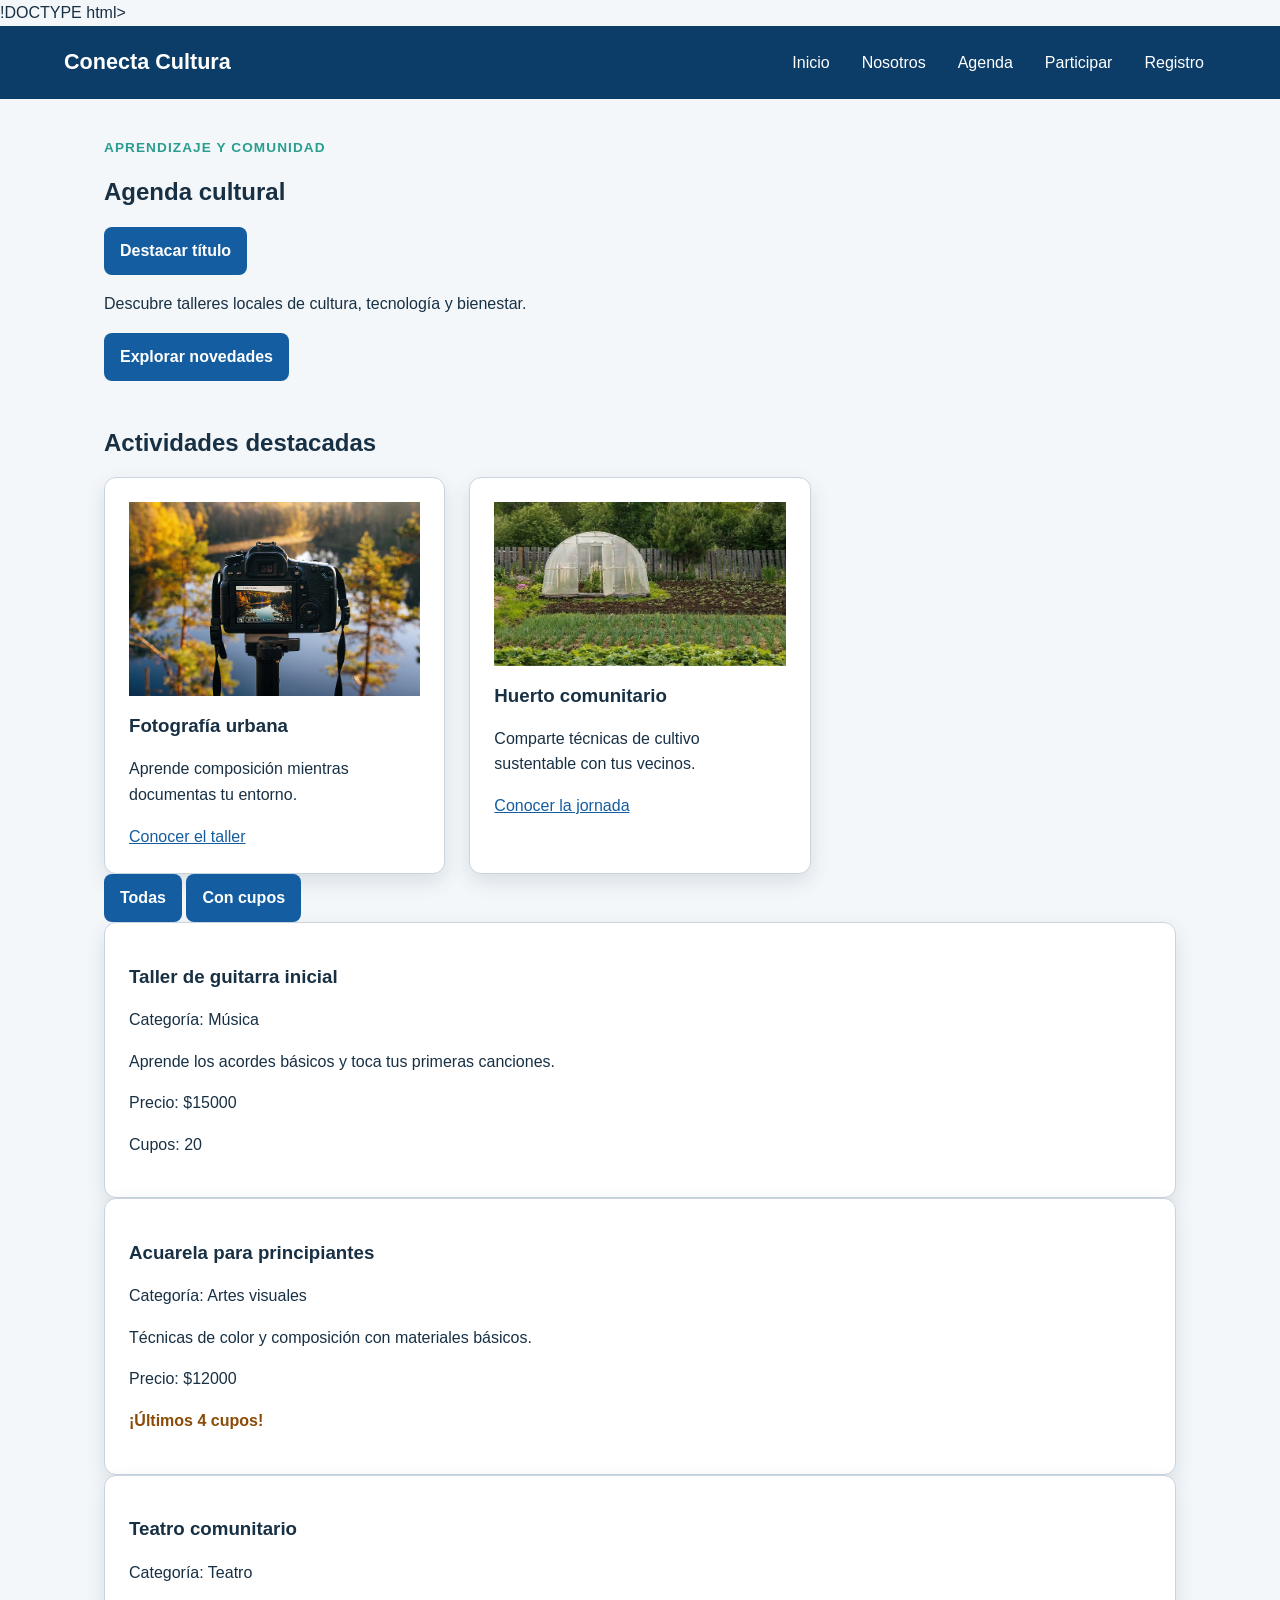
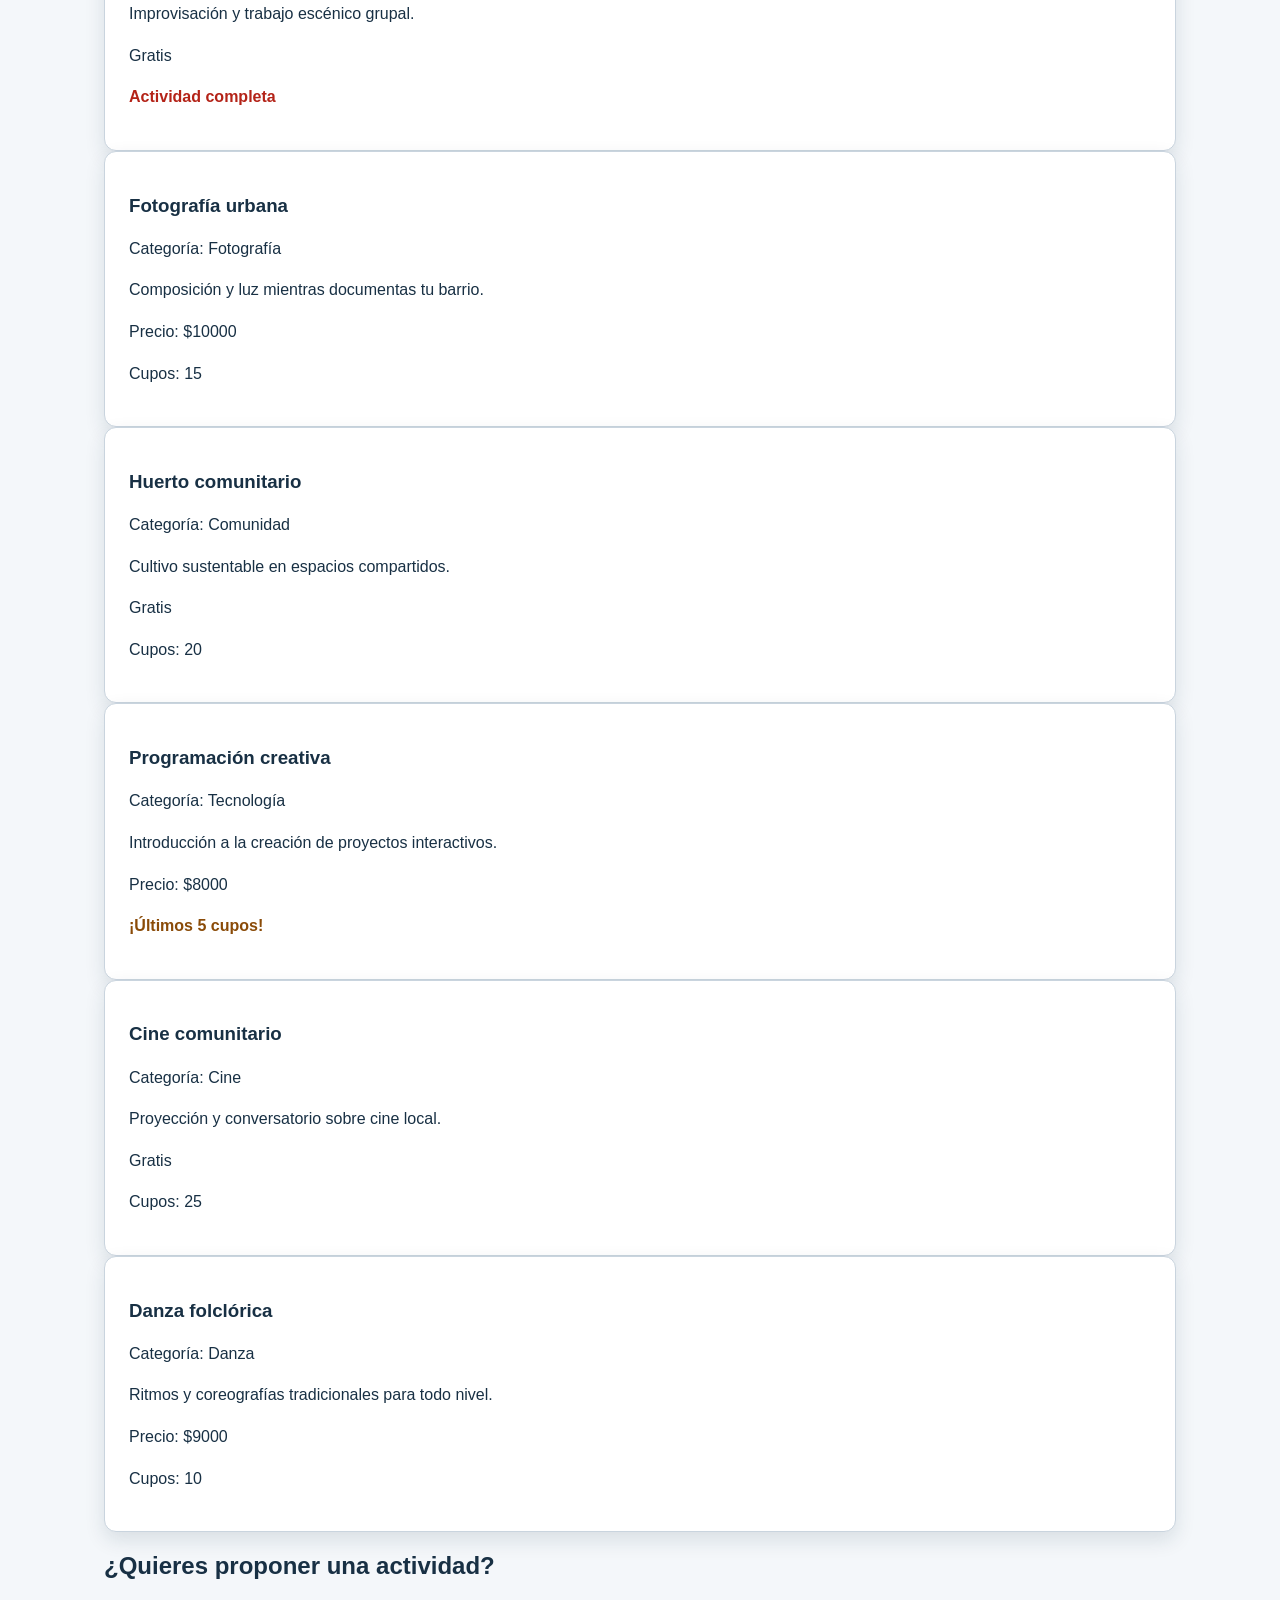
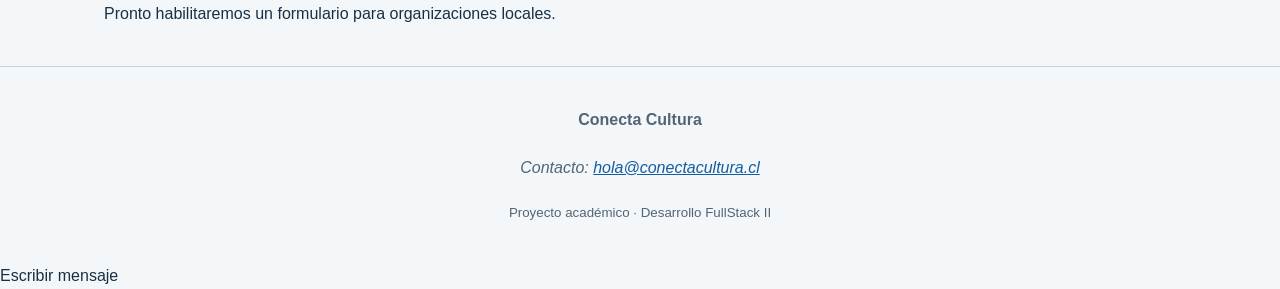
<file: Downloads/conecta-cultura-001V-main/conecta-cultura-001V-main/index.html>
!DOCTYPE html>



<html lang="es">



<head>



 <meta charset="UTF-8">



 <meta name="viewport" content="width=device-width, initial-scale=1.0">



 <meta name="description" content="Talleres y actividades de Conecta Cultura">



 <title>Inicio | Conecta Cultura</title>



 <link rel="stylesheet" href="assets/css/estilos.css">



</head>



<body>



 <a class="salto-contenido" href="#contenido-principal">Ir al contenido</a>



 <header class="cabecera-sitio">



  <a class="marca" href="index.html">Conecta Cultura</a>



  <nav aria-label="Navegación principal">



   <button

    id="boton-menu"

    class="boton-menu"

    type="button"

    aria-label="Abrir o cerrar menú principal"

    aria-controls="menu-principal"

    aria-expanded="false">

    <span aria-hidden="true">☰</span>

   </button>



   <nav id="menu-principal" class="menu" aria-label="Navegación principal">

    <a href="index.html">Inicio</a>

    <a href="nosotros.html">Nosotros</a>

    <a href="agenda.html">Agenda</a>

    <a href="participar.html">Participar</a>

    <a href="registro.html">Registro</a>

  </nav>





   



  </nav>



 </header>

 







 <main id="contenido-principal">



  <section class="presentacion">



   <p class="etiqueta">Aprendizaje y comunidad</p>



   <h1 id="titulo-cartelera">Agenda cultural</h1>



   <button id="boton-destacar" type="button">Destacar título</button>



   <p>Descubre talleres locales de cultura, tecnología y bienestar.</p>



   <a class="boton" href="noticias.html">Explorar novedades</a>



  </section>







  <section aria-labelledby="titulo-actividades">



   <h2 id="titulo-actividades">Actividades destacadas</h2>



   <div class="grilla-tarjetas">



    <article class="tarjeta">



     <img src="assets/img/fotografia.jpg"



        alt="Participantes fotografiando edificios del barrio">



     <h3>Fotografía urbana</h3>



     <p>Aprende composición mientras documentas tu entorno.</p>



     <a href="noticia-detalle-1.html">Conocer el taller</a>



    </article>



    <article class="tarjeta">



     <img src="assets/img/huerto.jpg"



        alt="Manos plantando una hierba en un huerto comunitario">



     <h3>Huerto comunitario</h3>



     <p>Comparte técnicas de cultivo sustentable con tus vecinos.</p>



     <a href="noticia-detalle-2.html">Conocer la jornada</a>



    </article>



   </div>



  </section>



  <button id="mostrar-todas" type="button">Todas</button>

  <button id="mostrar-disponibles" type="button">

   Con cupos

  </button>



  <section id="cartelera" class="rejilla-tarjetas"></section>







  <aside class="aviso" aria-labelledby="titulo-aviso">



   <h2 id="titulo-aviso">¿Quieres proponer una actividad?</h2>



   <p>Pronto habilitaremos un formulario para organizaciones locales.</p>



  </aside>



 </main>







 <footer class="pie-sitio">



  <p><strong>Conecta Cultura</strong></p>



  <address>Contacto: <a href="mailto:hola@conectacultura.cl">hola@conectacultura.cl</a></address>



  <p><small>Proyecto académico · Desarrollo FullStack II</small></p>



 </footer>



 <script src="assets/js/app.js"></script>

 <script src="assets/js/menu.js"></script>



</body>



</html>





Escribir mensaje
</file>
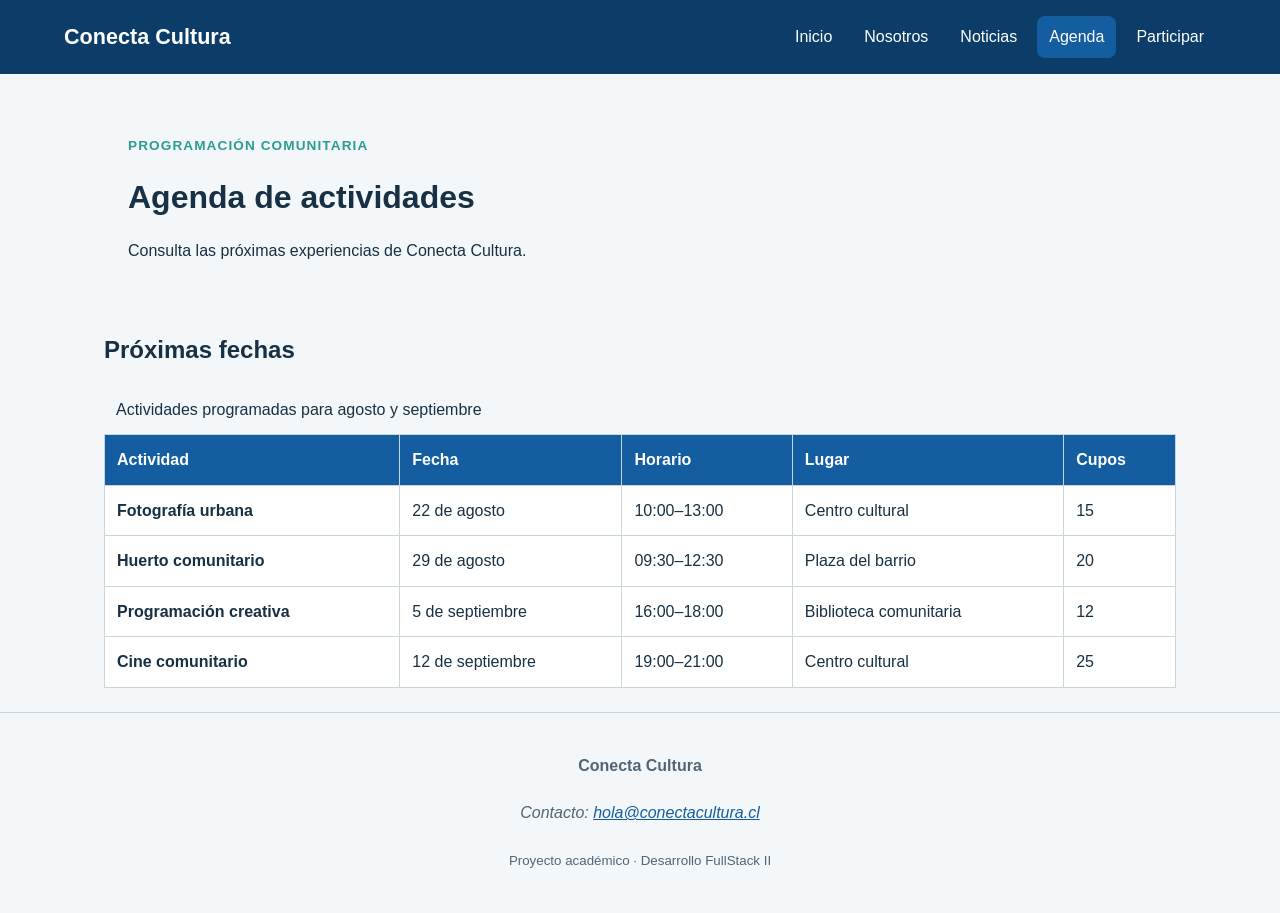
<file: Downloads/conecta-cultura-001V-main/conecta-cultura-001V-main/agenda.html>
<!DOCTYPE html>

<html lang="es">

<head>

  <meta charset="UTF-8">

  <meta name="viewport" content="width=device-width, initial-scale=1.0">

  <meta name="description" content="Agenda de actividades de Conecta Cultura">

  <title>Agenda | Conecta Cultura</title>

  <link rel="stylesheet" href="assets/css/estilos.css">

</head>

<body>

  <a class="salto-contenido" href="#contenido-principal">Ir al contenido</a>

  <header class="cabecera-sitio">

    <a class="marca" href="index.html">Conecta Cultura</a>

    <nav aria-label="Navegación principal">

      <ul class="menu">

        <li><a href="index.html">Inicio</a></li>

        <li><a href="nosotros.html">Nosotros</a></li>

        <li><a href="noticias.html">Noticias</a></li>

        <li><a href="agenda.html" aria-current="page">Agenda</a></li>
        
        <li><a href="participar.html">Participar</a></li>


      </ul>

    </nav>

  </header>



  <main id="contenido-principal">

    <header class="encabezado-pagina">

      <p class="etiqueta">Programación comunitaria</p>

      <h1>Agenda de actividades</h1>

      <p>Consulta las próximas experiencias de Conecta Cultura.</p>

    </header>

    <section aria-labelledby="titulo-agenda">

      <h2 id="titulo-agenda">Próximas fechas</h2>

      <div class="tabla-contenedor" tabindex="0"

           aria-label="Agenda desplazable horizontalmente">

        <table>

          <caption>Actividades programadas para agosto y septiembre</caption>

          <thead>

            <tr>

              <th scope="col">Actividad</th>

              <th scope="col">Fecha</th>

              <th scope="col">Horario</th>

              <th scope="col">Lugar</th>

              <th scope="col">Cupos</th>

            </tr>

          </thead>

          <tbody>

            <tr>

              <th scope="row">Fotografía urbana</th>

              <td><time datetime="2026-08-22">22 de agosto</time></td>

              <td><time datetime="10:00">10:00</time>–13:00</td>

              <td>Centro cultural</td>

              <td>15</td>

            </tr>

            <tr>

              <th scope="row">Huerto comunitario</th>

              <td><time datetime="2026-08-29">29 de agosto</time></td>

              <td><time datetime="09:30">09:30</time>–12:30</td>

              <td>Plaza del barrio</td>

              <td>20</td>

            </tr>

            <tr>

              <th scope="row">Programación creativa</th>

              <td><time datetime="2026-09-05">5 de septiembre</time></td>

              <td><time datetime="16:00">16:00</time>–18:00</td>

              <td>Biblioteca comunitaria</td>

              <td>12</td>

            </tr>

            <tr>

              <th scope="row">Cine comunitario</th>

              <td><time datetime="2026-09-12">12 de septiembre</time></td>

              <td><time datetime="19:00">19:00</time>–21:00</td>

              <td>Centro cultural</td>

              <td>25</td>

            </tr>

          </tbody>

        </table>

      </div>

    </section>

  </main>

  <footer class="pie-sitio">

    <p><strong>Conecta Cultura</strong></p>

    <address>Contacto: <a href="mailto:hola@conectacultura.cl">hola@conectacultura.cl</a></address>

    <p><small>Proyecto académico · Desarrollo FullStack II</small></p>

  </footer>

  <script src="assets/js/app.js"></script>

</body>

</html>
</file>
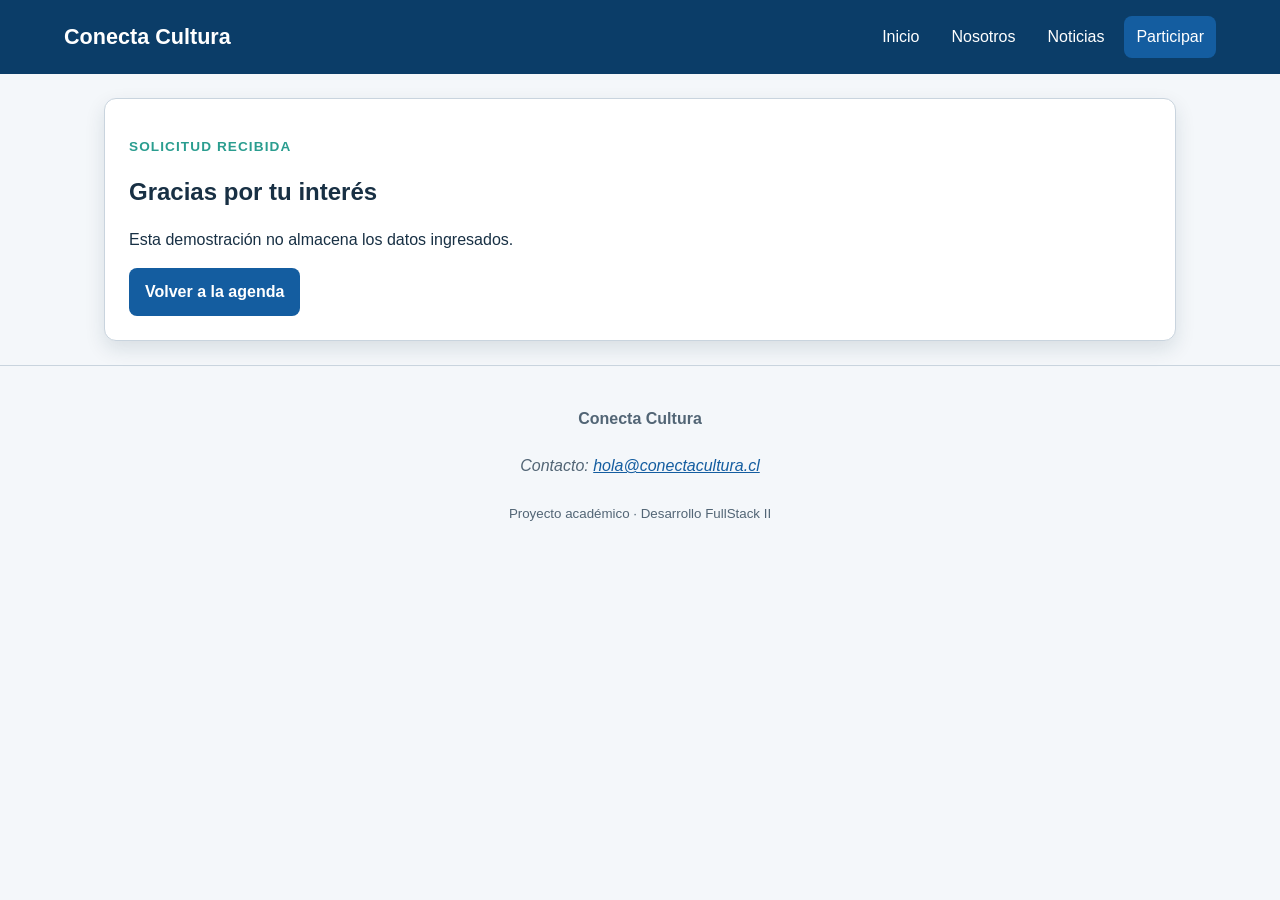
<file: Downloads/conecta-cultura-001V-main/conecta-cultura-001V-main/confirmacion.html>
<!DOCTYPE html>
<html lang="es">
<head>
  <meta charset="UTF-8">
  <meta name="viewport" content="width=device-width, initial-scale=1.0">
  <meta name="description" content="Talleres y actividades de Conecta Cultura">
  <title>Nosotros | Conecta Cultura</title>
  <link rel="stylesheet" href="assets/css/estilos.css">
</head>
<body>
  <a class="salto-contenido" href="#contenido-principal">Ir al contenido</a>
  <header class="cabecera-sitio">
    <a class="marca" href="index.html">Conecta Cultura</a>
    <nav aria-label="Navegación principal">
      <ul class="menu">
        <li><a href="index.html">Inicio</a></li>
        <li><a href="nosotros.html">Nosotros</a></li>
        <li><a href="noticias.html">Noticias</a></li>
        <li><a href="participar.html" aria-current="page">Participar</a></li>

      </ul>
    </nav>
  </header>

<main id="contenido-principal">
  <section class="mensaje-confirmacion">
    <p class="etiqueta">Solicitud recibida</p>
    <h1>Gracias por tu interés</h1>
    <p>Esta demostración no almacena los datos ingresados.</p>
    <a class="boton" href="agenda.html">Volver a la agenda</a>
  </section>
</main>

  <footer class="pie-sitio">
    <p><strong>Conecta Cultura</strong></p>
    <address>Contacto: <a href="mailto:hola@conectacultura.cl">hola@conectacultura.cl</a></address>
    <p><small>Proyecto académico · Desarrollo FullStack II</small></p>
  </footer>
  <script src="assets/js/app.js"></script>
</body>
</html>
</file>
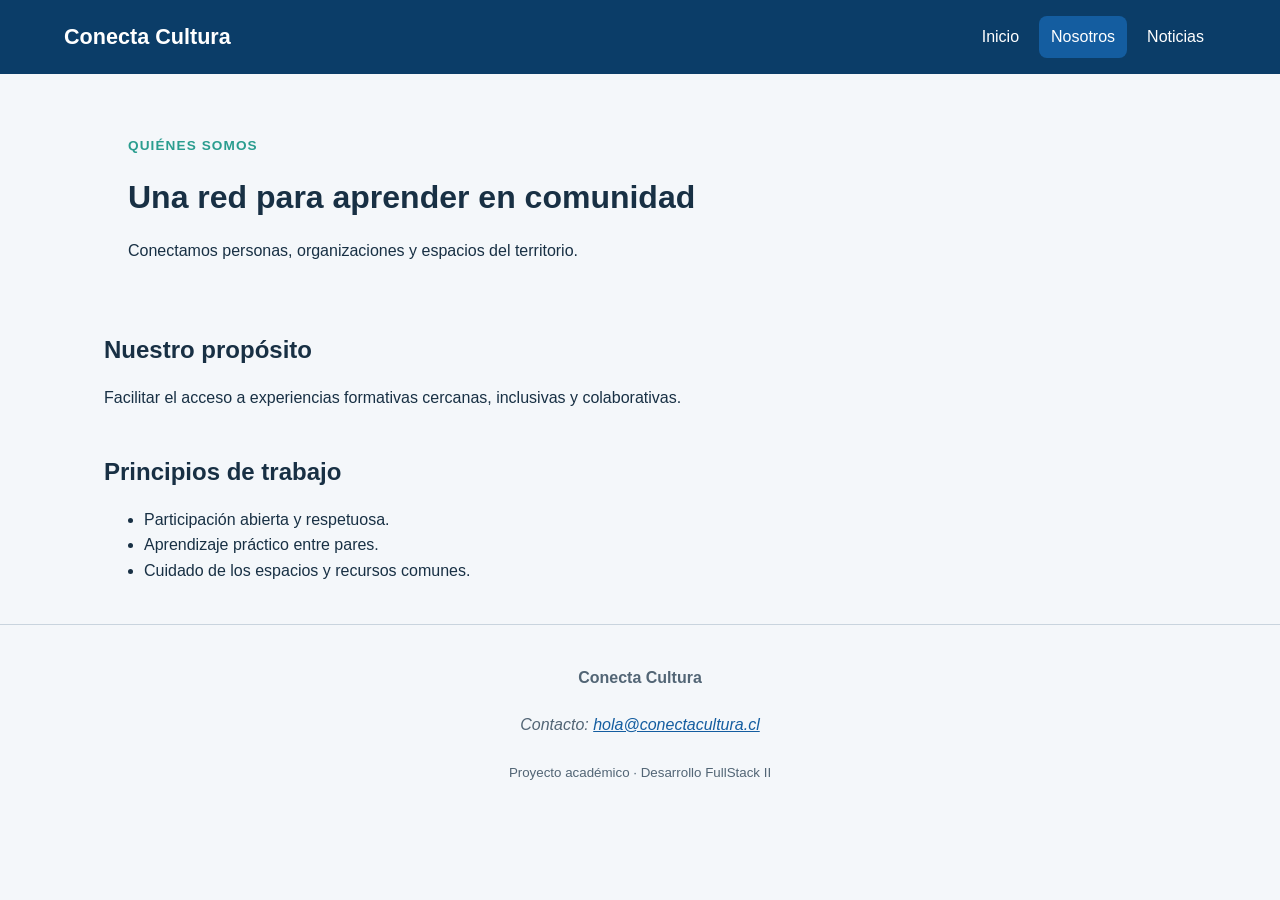
<file: Downloads/conecta-cultura-001V-main/conecta-cultura-001V-main/nosotros.html>
<!DOCTYPE html>
<html lang="es">
<head>
  <meta charset="UTF-8">
  <meta name="viewport" content="width=device-width, initial-scale=1.0">
  <meta name="description" content="Talleres y actividades de Conecta Cultura">
  <title>Nosotros | Conecta Cultura</title>
  <link rel="stylesheet" href="assets/css/estilos.css">
</head>
<body>
  <a class="salto-contenido" href="#contenido-principal">Ir al contenido</a>
  <header class="cabecera-sitio">
    <a class="marca" href="index.html">Conecta Cultura</a>
    <nav aria-label="Navegación principal">
      <ul class="menu">
        <li><a href="index.html">Inicio</a></li>
        <li><a href="nosotros.html"  aria-current="page">Nosotros</a></li>
        <li><a href="noticias.html">Noticias</a></li>
      </ul>
    </nav>
  </header>

<main id="contenido-principal">
  <header class="encabezado-pagina">
    <p class="etiqueta">Quiénes somos</p>
    <h1>Una red para aprender en comunidad</h1>
    <p>Conectamos personas, organizaciones y espacios del territorio.</p>
  </header>

  <section aria-labelledby="titulo-proposito">
    <h2 id="titulo-proposito">Nuestro propósito</h2>
    <p>Facilitar el acceso a experiencias formativas cercanas,
       inclusivas y colaborativas.</p>
  </section>

  <section aria-labelledby="titulo-principios">
    <h2 id="titulo-principios">Principios de trabajo</h2>
    <ul>
      <li>Participación abierta y respetuosa.</li>
      <li>Aprendizaje práctico entre pares.</li>
      <li>Cuidado de los espacios y recursos comunes.</li>
    </ul>
  </section>
</main>


  <footer class="pie-sitio">
    <p><strong>Conecta Cultura</strong></p>
    <address>Contacto: <a href="mailto:hola@conectacultura.cl">hola@conectacultura.cl</a></address>
    <p><small>Proyecto académico · Desarrollo FullStack II</small></p>
  </footer>
  <script src="assets/js/app.js"></script>
</body>
</html>
</file>
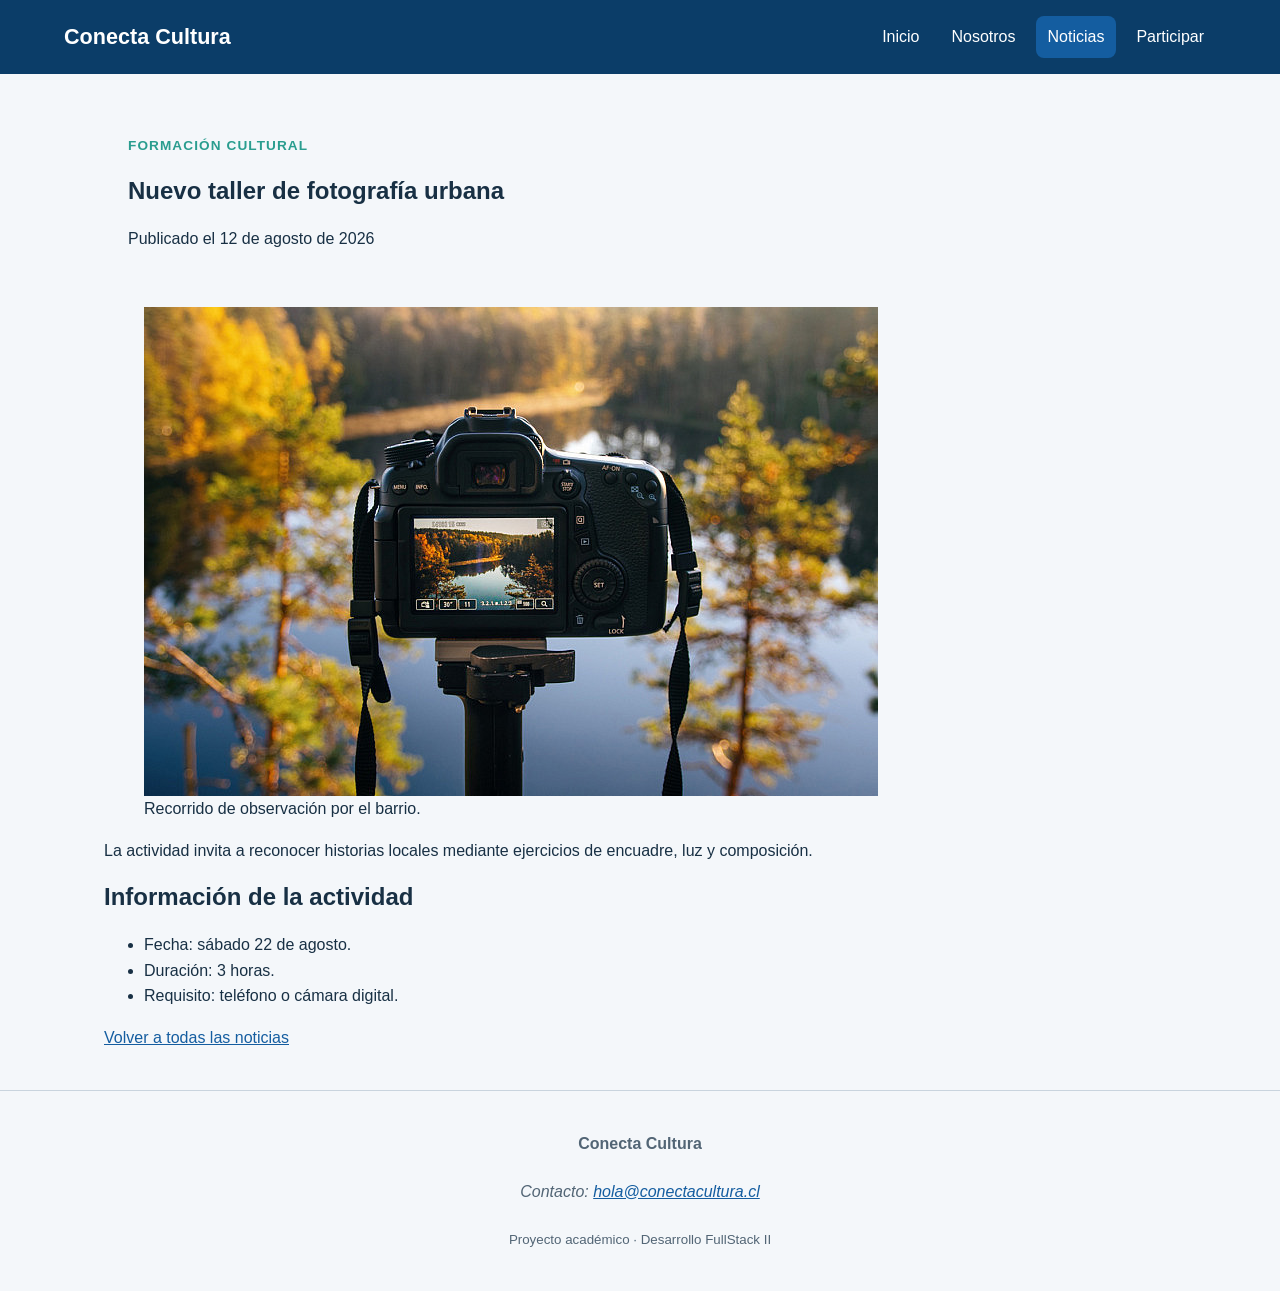
<file: Downloads/conecta-cultura-001V-main/conecta-cultura-001V-main/noticia-detalle-1.html>
<!DOCTYPE html>
<html lang="es">
<head>
  <meta charset="UTF-8">
  <meta name="viewport" content="width=device-width, initial-scale=1.0">
  <meta name="description" content="Talleres y actividades de Conecta Cultura">
  <title>Detalle | Conecta Cultura</title>
  <link rel="stylesheet" href="assets/css/estilos.css">
</head>
<body>
  <a class="salto-contenido" href="#contenido-principal">Ir al contenido</a>
  <header class="cabecera-sitio">
    <a class="marca" href="index.html">Conecta Cultura</a>
    <nav aria-label="Navegación principal">
      <ul class="menu">
        <li><a href="index.html">Inicio</a></li>
        <li><a href="nosotros.html">Nosotros</a></li>
        <li><a href="noticias.html" aria-current="page">Noticias</a></li>
        <li><a href="participar.html">Participar</a></li>

      </ul>
    </nav>
  </header>

<main id="contenido-principal">
  <article class="noticia-completa">
    <header>
      <p class="etiqueta">Formación cultural</p>
      <h1>Nuevo taller de fotografía urbana</h1>
      <p>Publicado el <time datetime="2026-08-12">12 de agosto de 2026</time></p>
    </header>

    <figure>
      <img src="assets/img/fotografia.jpg"
           alt="Grupo observando edificios durante una salida fotográfica">
      <figcaption>Recorrido de observación por el barrio.</figcaption>
    </figure>

    <p>La actividad invita a reconocer historias locales mediante
       ejercicios de encuadre, luz y composición.</p>
    <h2>Información de la actividad</h2>
    <ul>
      <li>Fecha: sábado 22 de agosto.</li>
      <li>Duración: 3 horas.</li>
      <li>Requisito: teléfono o cámara digital.</li>
    </ul>
    <p><a href="noticias.html">Volver a todas las noticias</a></p>
  </article>
</main>


  <footer class="pie-sitio">
    <p><strong>Conecta Cultura</strong></p>
    <address>Contacto: <a href="mailto:hola@conectacultura.cl">hola@conectacultura.cl</a></address>
    <p><small>Proyecto académico · Desarrollo FullStack II</small></p>
  </footer>
  <script src="assets/js/app.js"></script>
</body>
</html>
</file>
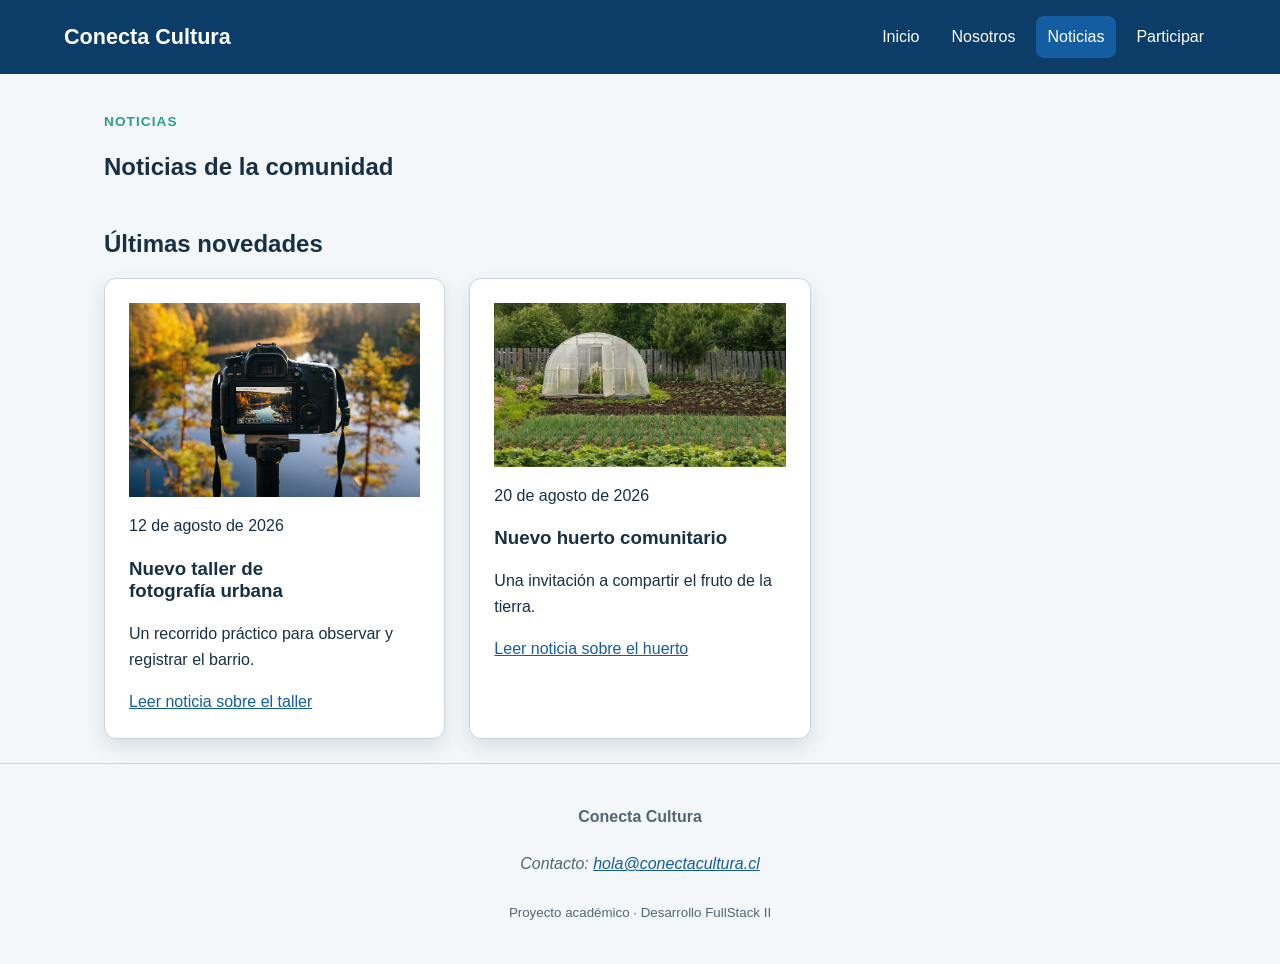
<file: Downloads/conecta-cultura-001V-main/conecta-cultura-001V-main/noticias.html>
<!DOCTYPE html>
<html lang="es">
<head>
  <meta charset="UTF-8">
  <meta name="viewport" content="width=device-width, initial-scale=1.0">
  <meta name="description" content="Talleres y actividades de Conecta Cultura">
  <title>Noticias | Conecta Cultura</title>
  <link rel="stylesheet" href="assets/css/estilos.css">
</head>
<body>
  <a class="salto-contenido" href="#contenido-principal">Ir al contenido</a>
  <header class="cabecera-sitio">
    <a class="marca" href="index.html">Conecta Cultura</a>
    <nav aria-label="Navegación principal">
      <ul class="menu">
        <li><a href="index.html">Inicio</a></li>
        <li><a href="nosotros.html">Nosotros</a></li>
        <li><a href="noticias.html" aria-current="page">Noticias</a></li>
        <li><a href="participar.html">Participar</a></li>

      </ul>
    </nav>
  </header>

  <main id="contenido-principal">
    <section class="presentacion">
      <p class="etiqueta">Noticias</p>
      <h1>Noticias de la comunidad</h1>
    </section>

    <section aria-labelledby="titulo-actividades">
      <h2 id="titulo-actividades">Últimas novedades</h2>
      <div class="grilla-tarjetas">
        <article class="tarjeta">
            <img src="assets/img/fotografia.jpg"
                alt="Participantes de un taller de fotografía urbana">
            <p><time datetime="2026-08-12">12 de agosto de 2026</time></p>
            <h3>Nuevo taller de fotografía urbana</h3>
            <p>Un recorrido práctico para observar y registrar el barrio.</p>
            <a href="noticia-detalle-1.html">Leer noticia sobre el taller</a>
        </article>
        <article class="tarjeta">
            <img src="assets/img/huerto.jpg"
                alt="Participantes de un huerto comunitario">
            <p><time datetime="2026-08-20">20 de agosto de 2026</time></p>
            <h3>Nuevo huerto comunitario</h3>
            <p>Una invitación a compartir el fruto de la tierra.</p>
            <a href="noticia-detalle-2.html">Leer noticia sobre el huerto</a>
        </article>
      </div>
    </section>
  </main>

  <footer class="pie-sitio">
    <p><strong>Conecta Cultura</strong></p>
    <address>Contacto: <a href="mailto:hola@conectacultura.cl">hola@conectacultura.cl</a></address>
    <p><small>Proyecto académico · Desarrollo FullStack II</small></p>
  </footer>
  <script src="assets/js/app.js"></script>
</body>
</html>
</file>
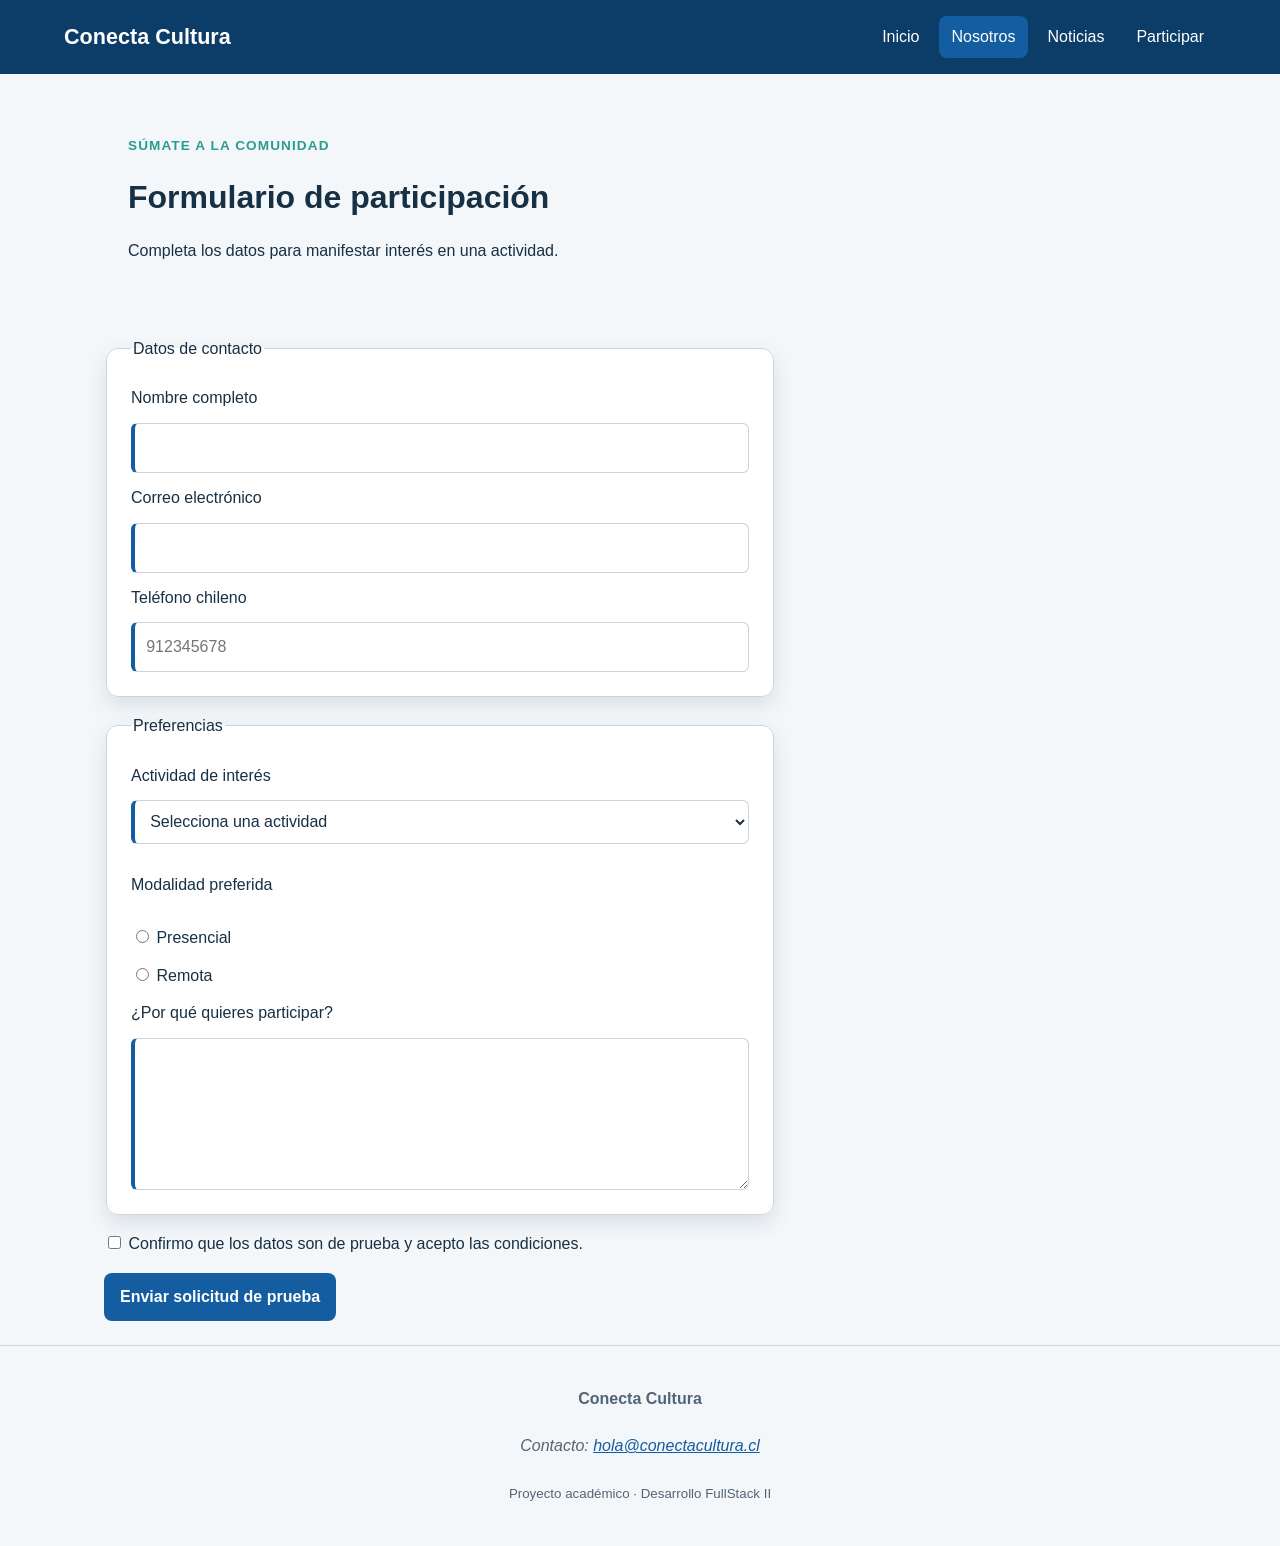
<file: Downloads/conecta-cultura-001V-main/conecta-cultura-001V-main/participar.html>
<!DOCTYPE html>
<html lang="es">
<head>
  <meta charset="UTF-8">
  <meta name="viewport" content="width=device-width, initial-scale=1.0">
  <meta name="description" content="Talleres y actividades de Conecta Cultura">
  <title>Nosotros | Conecta Cultura</title>
  <link rel="stylesheet" href="assets/css/estilos.css">
</head>
<body>
  <a class="salto-contenido" href="#contenido-principal">Ir al contenido</a>
  <header class="cabecera-sitio">
    <a class="marca" href="index.html">Conecta Cultura</a>
    <nav aria-label="Navegación principal">
      <ul class="menu">
        <li><a href="index.html">Inicio</a></li>
        <li><a href="nosotros.html"  aria-current="page">Nosotros</a></li>
        <li><a href="noticias.html">Noticias</a></li>
        <li><a href="participar.html">Participar</a></li>

      </ul>
    </nav>
  </header>

<main id="contenido-principal">
  <header class="encabezado-pagina">
    <p class="etiqueta">Súmate a la comunidad</p>
    <h1>Formulario de participación</h1>
    <p>Completa los datos para manifestar interés en una actividad.</p>
  </header>

  <form class="formulario" action="confirmacion.html" method="get">
    <fieldset>
      <legend>Datos de contacto</legend>

      <label for="nombre">Nombre completo</label>
      <input id="nombre" name="nombre" type="text"
             autocomplete="name" minlength="3" maxlength="80" required>

      <label for="correo">Correo electrónico</label>
      <input id="correo" name="correo" type="email"
             autocomplete="email" required>

      <label for="telefono">Teléfono chileno</label>
      <input id="telefono" name="telefono" type="tel"
             autocomplete="tel" placeholder="912345678"
             pattern="[0-9]{9}" title="Ingresa 9 dígitos" required>
    </fieldset>

    <fieldset>
      <legend>Preferencias</legend>

      <label for="actividad">Actividad de interés</label>
      <select id="actividad" name="actividad" required>
        <option value="">Selecciona una actividad</option>
        <option value="fotografia">Fotografía urbana</option>
        <option value="huerto">Huerto comunitario</option>
        <option value="programacion">Programación creativa</option>
      </select>

      <p>Modalidad preferida</p>
      <label><input type="radio" name="modalidad"
                    value="presencial" required> Presencial</label>
      <label><input type="radio" name="modalidad"
                    value="remota"> Remota</label>

      <label for="motivacion">¿Por qué quieres participar?</label>
      <textarea id="motivacion" name="motivacion"
                rows="5" minlength="20" maxlength="500" required></textarea>
    </fieldset>

    <label>
      <input type="checkbox" name="acepta_condiciones" required>
      Confirmo que los datos son de prueba y acepto las condiciones.
    </label>

    <button type="submit">Enviar solicitud de prueba</button>
  </form>
</main>



  <footer class="pie-sitio">
    <p><strong>Conecta Cultura</strong></p>
    <address>Contacto: <a href="mailto:hola@conectacultura.cl">hola@conectacultura.cl</a></address>
    <p><small>Proyecto académico · Desarrollo FullStack II</small></p>
  </footer>
  <script src="assets/js/app.js"></script>
</body>
</html>
</file>
<file: Downloads/conecta-cultura-001V-main/conecta-cultura-001V-main/assets/css/estilos.css>
:root {

  --color-primario: #145da0;

  --color-primario-oscuro: #0b3d68;

  --color-secundario: #2a9d8f;

  --color-acento: #f4a261;

  --color-texto: #183044;

  --color-texto-suave: #526575;

  --color-fondo: #f4f7fa;

  --color-superficie: #ffffff;

  --color-borde: #c9d4de;

  --fuente-base: Arial, Helvetica, sans-serif;

  --radio: 0.75rem;

  --sombra: 0 0.5rem 1.25rem rgb(20 48 68 / 12%);

  --ancho-contenido: 70rem;

}



*,

*::before,

*::after {

  box-sizing: border-box;

}



html {

  scroll-behavior: smooth;

}



body {

  margin: 0;

  color: var(--color-texto);

  background: var(--color-fondo);

  font-family: var(--fuente-base);

  font-size: 1rem;

  line-height: 1.6;

}



img,

video {

  display: block;

  max-width: 100%;

  height: auto;

}



a {

  color: var(--color-primario);

}



h1,

h2,

h3 {

  line-height: 1.2;

  text-wrap: balance;

}



section + section {

  margin-top: 3rem;

}



header,

main,

footer {

  padding: 1.5rem;

}



main {

  width: 90%;

  max-width: var(--ancho-contenido);

  margin-inline: auto;

}



.cabecera-sitio {

  display: flex;

  flex-direction: column;

  gap: 1rem;

  padding: 1rem 5%;

  color: #ffffff;

  background: var(--color-primario-oscuro);

}



.marca {

  color: #ffffff;

  font-size: 1.35rem;

  font-weight: 700;

  text-decoration: none;

}



.boton-menu {

  display: inline-block;

  padding: 0.65rem 0.85rem;

  font-size: 1.5rem;

  background-color: #ffffff;

  border: 0.1rem solid var(--color-primario-oscuro);

  border-radius: 0.35rem;

  cursor: pointer;

}



.menu {

  display: none;

  flex-direction: column;

  gap: 0.5rem;

  margin: 0;

  padding: 0;

  list-style: none;

}



.menu.menu-abierto {

  display: flex;

}



.menu a {

  display: inline-block;

  padding: 0.5rem 0.75rem;

  color: #ffffff;

  border-radius: 0.5rem;

  text-decoration: none;

}



.menu a:hover,

.menu a[aria-current="page"] {

  background: var(--color-primario);

}



@media (min-width: 48rem) {

  .cabecera-sitio {

    flex-direction: row;

    justify-content: space-between;

    align-items: center;

  }



  .menu {

    display: flex;

    flex-direction: row;

    flex-wrap: wrap;

  }



  .boton-menu {

    display: none;

  }

}



.etiqueta {

  display: block;

  margin-bottom: 0.25rem;

  color: var(--color-secundario);

  font-size: 0.85rem;

  font-weight: 700;

  letter-spacing: 0.08em;

  text-transform: uppercase;

}



.encabezado-pagina {

  margin-bottom: 2rem;

}



.tarjeta,

.mensaje-confirmacion,

.formulario fieldset {

  padding: 1.5rem;

  background: var(--color-superficie);

  border: 1px solid var(--color-borde);

  border-radius: var(--radio);

  box-shadow: var(--sombra);

}



.boton,

button {

  display: inline-block;

  width: fit-content;

  padding: 0.7rem 1rem;

  color: #ffffff;

  background: var(--color-primario);

  border: 0;

  border-radius: 0.5rem;

  font: inherit;

  font-weight: 700;

  text-decoration: none;

  cursor: pointer;

}



.boton:hover,

button:hover {

  background: var(--color-primario-oscuro);

}



.boton--secundario {

  color: var(--color-primario-oscuro);

  background: transparent;

  border: 2px solid currentColor;

}



.boton--secundario:hover {

  color: #ffffff;

  background: var(--color-primario-oscuro);

}



.grilla-tarjetas {

  display: grid;

  grid-template-columns: 1fr;

  gap: 1.5rem;

}



@media (min-width: 48rem) {

  .grilla-tarjetas {

    grid-template-columns: 1fr 1fr;

  }

}



@media (min-width: 64rem) {

  .grilla-tarjetas {

    grid-template-columns: repeat(3, 1fr);

  }

}



.pie-sitio {

  display: grid;

  gap: 0.35rem;

  color: var(--color-texto-suave);

  border-top: 1px solid var(--color-borde);

  text-align: center;

}



.tabla-contenedor {

  max-width: 100%;

  overflow-x: auto;

}



table {

  width: 100%;

  border-collapse: collapse;

  background: var(--color-superficie);

}



caption,

th,

td {

  padding: 0.75rem;

  text-align: left;

}



th,

td {

  border: 1px solid var(--color-borde);

}



thead {

  color: #ffffff;

  background: var(--color-primario);

}



.formulario {

  display: grid;

  gap: 1rem;

  max-width: 42rem;

}



.formulario fieldset {

  display: grid;

  gap: 0.75rem;

}



.formulario input,

.formulario select,

.formulario textarea {

  width: 100%;

  padding: 0.7rem;

  color: inherit;

  background: #ffffff;

  border: 1px solid var(--color-borde);

  border-radius: 0.4rem;

  font: inherit;

}



.formulario input[type="radio"],

.formulario input[type="checkbox"] {

  width: auto;

}



video,

iframe {

  width: 100%;

  max-width: 100%;

}



iframe {

  aspect-ratio: 16 / 9;

  border: 0;

}



:focus-visible {

  outline: 3px solid var(--color-acento);

  outline-offset: 3px;

}



input:required,

select:required,

textarea:required {

  border-left: 0.3rem solid var(--color-primario);

}



input:focus,

select:focus,

textarea:focus {

  border-color: var(--color-primario);

}



.salto-contenido {

  position: absolute;

  padding: 0.6rem 1rem;

  color: #ffffff;

  background: var(--color-primario-oscuro);

  transform: translateY(-150%);

}



.salto-contenido:focus {

  transform: translateY(0);

}


.filtros {

  display: flex;

  flex-wrap: wrap;

  gap: 0.75rem;

  margin-bottom: 1.5rem;

}



.aviso-cupos {
  color: #8a4b08;
  font-weight: 700;
}



.actividad-completa {
  color: #b42318;
  font-weight: 700;
}

.mensaje-error {
  display: block;
  color: #b42318;
  min-height: 1.25rem;
}

.campo-invalido {
  border: 0.15rem solid #b42318;
}

.campo-invalido:focus {
  outline: 0.2rem solid #f4a6a0;
}
</file>
